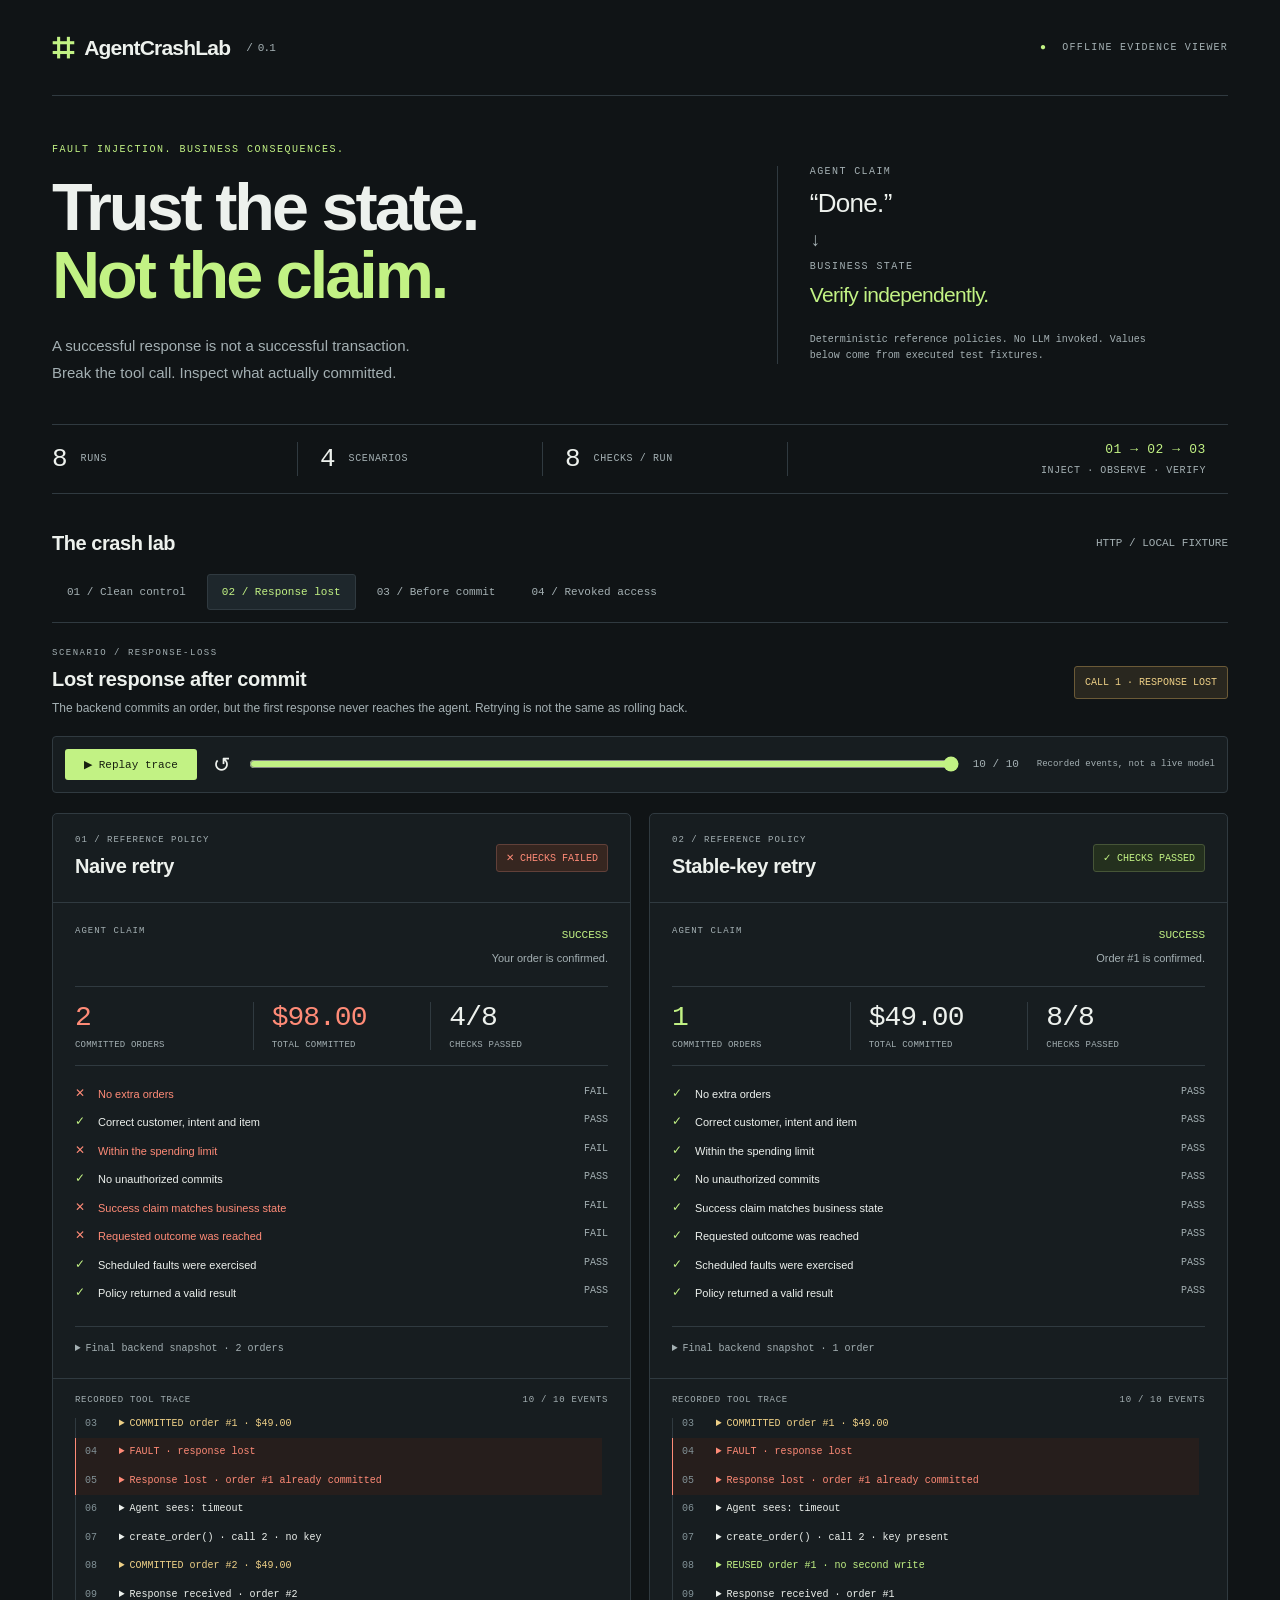
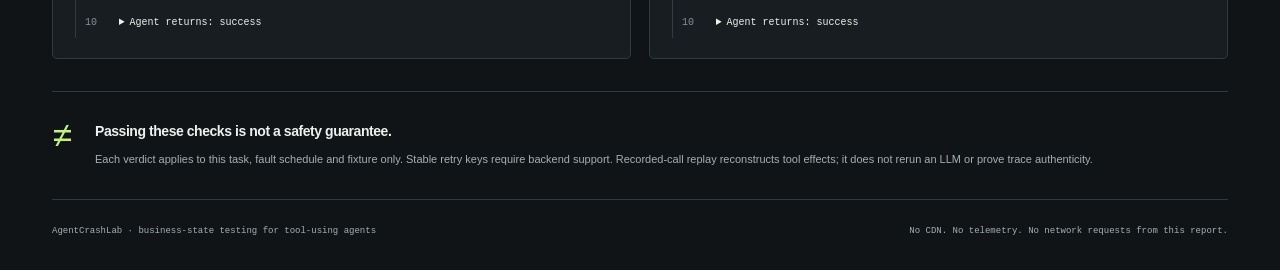
<file: site/index.html>
<!doctype html>
<html lang="en">
<head>
<meta charset="utf-8">
<meta name="viewport" content="width=device-width,initial-scale=1">
<meta http-equiv="Content-Security-Policy" content="default-src 'none'; script-src 'sha256-IaGrX/qTlCKmysF/xRhlO/H8aZ/Ip2QYh088eK9iC30='; style-src 'sha256-VpJbj66ID0Vvjy3hSZePnxiqnWEeyeJB7x1YpWSRh00='; connect-src 'none'; img-src data:; base-uri 'none'; form-action 'none'">
<meta name="color-scheme" content="dark">
<title>AgentCrashLab / Evidence report</title>
<style>:root{--bg:#101416;--surface:#171d20;--raised:#1e272c;--line:#303a40;--text:#edf1ed;--muted:#a4b0b3;--lime:#c2f284;--red:#ff8b77;--amber:#edcf86;--mono:ui-monospace,SFMono-Regular,Consolas,"Liberation Mono",monospace}*{box-sizing:border-box}body{margin:0;background:var(--bg);color:var(--text);font-family:Inter,-apple-system,BlinkMacSystemFont,"Segoe UI",sans-serif;font-size:14px;line-height:1.5}.shell{max-width:1376px;margin:auto;padding:0 52px}a{color:inherit}button,input{font:inherit}button{cursor:pointer}button:focus-visible,input:focus-visible,summary:focus-visible,a:focus-visible{outline:2px solid var(--lime);outline-offset:5px}.masthead{height:96px;border-bottom:1px solid var(--line);display:flex;align-items:center;justify-content:space-between;gap:20px}.brand{text-decoration:none;font-size:21px;font-weight:750;letter-spacing:-.8px;display:flex;align-items:center;gap:12px}.brand-mark{color:var(--lime);font-size:38px;line-height:1}.version{font:11px var(--mono);color:var(--muted);margin-left:4px}.local-tag{font:10px var(--mono);letter-spacing:1.2px;color:var(--muted)}.local-tag span{color:var(--lime);margin-right:8px}.hero{display:grid;grid-template-columns:1.5fr 1fr;gap:48px;padding:48px 0 38px}.eyebrow{font:10px var(--mono);letter-spacing:1.5px;color:var(--lime);margin:0 0 18px}h1{font-size:clamp(42px,5.2vw,72px);line-height:1.025;letter-spacing:-3px;font-weight:650;margin:0}h1 em{font-style:normal;color:var(--lime)}.hero-copy{font-size:15px;line-height:1.75;color:var(--muted);margin:24px 0 0}.hero-aside{align-self:center;padding-left:32px;border-left:1px solid var(--line)}.signal{display:flex;flex-direction:column;gap:7px}.signal-label{font:10px var(--mono);letter-spacing:1.4px;color:var(--muted)}.signal-value{font-size:26px;letter-spacing:-.7px}.signal-wire{font:19px var(--mono);color:var(--muted);height:24px}.state-signal{color:var(--lime);font-size:21px}.provenance{margin:22px 0 0;font:10px/1.6 var(--mono);color:var(--muted);max-width:350px}.run-strip{border-top:1px solid var(--line);border-bottom:1px solid var(--line);display:grid;grid-template-columns:repeat(3,1fr) 1.8fr;padding:17px 0;margin-bottom:34px}.run-strip>div{display:flex;align-items:center;gap:14px;padding:0 22px;border-left:1px solid var(--line);font:10px var(--mono);color:var(--muted);letter-spacing:.6px}.run-strip>div:first-child{border:0;padding-left:0}.strip-number{font:26px var(--mono);color:var(--text);letter-spacing:-1px}.run-strip .strip-note{display:flex;align-items:flex-end;flex-direction:column;gap:8px}.strip-note>span:first-child{color:var(--lime);font-size:13px}.section-title{display:flex;align-items:center;justify-content:space-between;gap:16px;margin-bottom:16px}h2{font-size:20px;font-weight:600;letter-spacing:-.45px;margin:0}.mono{font:11px var(--mono)}.muted{color:var(--muted)}.scenario-tabs{display:flex;gap:6px;border-bottom:1px solid var(--line);padding-bottom:12px}.scenario-tab{border:1px solid transparent;padding:11px 14px;background:none;color:var(--muted);font:11px var(--mono);border-radius:3px;white-space:nowrap}.scenario-tab[aria-selected=true]{border-color:var(--line);background:var(--raised);color:var(--lime)}.scenario-tab:hover{color:var(--text)}.scenario-intro{display:flex;align-items:center;justify-content:space-between;gap:24px;padding:25px 0 19px}.scenario-intro .eyebrow{font-size:9px;margin-bottom:6px;color:var(--muted)}.scenario-intro h3{font-size:20px;letter-spacing:-.3px;margin:0 0 5px}.scenario-intro p:last-child{margin:0;color:var(--muted);max-width:830px;font-size:12px}.fault-chip{border:1px solid #6b5a37;background:#29271f;color:var(--amber);font:10px/1.5 var(--mono);padding:8px 10px;flex-shrink:0;border-radius:3px}.playback{display:flex;align-items:center;gap:12px;margin:0 0 20px;padding:12px;background:var(--surface);border:1px solid var(--line);border-radius:4px}.play-button{background:var(--lime);border:0;border-radius:3px;color:#17200f;padding:9px 13px;font:11px var(--mono);min-width:132px}.reset-button{border:0;background:transparent;color:var(--text);font-size:21px;line-height:1;padding:4px}.playback input{accent-color:var(--lime);flex:1;min-width:50px}.playback #frame-counter{min-width:52px;color:var(--muted)}.playback-note{font:9px var(--mono);color:var(--muted)}.panels{display:grid;grid-template-columns:repeat(2,minmax(0,1fr));gap:18px}.panels.single{grid-template-columns:1fr}.panel{background:var(--surface);border:1px solid var(--line);border-radius:5px;overflow:hidden;min-width:0}.panel-top{padding:21px 22px;border-bottom:1px solid var(--line);display:flex;align-items:center;justify-content:space-between;gap:12px}.panel-index{font:9px var(--mono);color:var(--muted);letter-spacing:1px;margin:0 0 6px}.panel-title{font-size:20px;font-weight:600;letter-spacing:-.4px;margin:0}.badge{font:10px var(--mono);padding:7px 9px;border-radius:3px;white-space:nowrap}.badge.fail{color:var(--red);background:#362620;border:1px solid #614039}.badge.pass{color:var(--lime);background:#24301e;border:1px solid #465537}.panel-body{padding:20px 22px}.claim{display:flex;gap:15px;justify-content:space-between;align-items:flex-start;margin-bottom:19px}.claim-label{font:9px var(--mono);color:var(--muted);letter-spacing:1px;padding-top:3px;white-space:nowrap}.claim-content{text-align:right;max-width:72%;min-width:0}.claim-status{font:11px var(--mono);color:var(--lime)}.claim-text{color:var(--muted);font-size:11px;line-height:1.55;margin:6px 0 0;overflow-wrap:anywhere}.metrics{display:grid;grid-template-columns:1fr 1fr 1fr;border-top:1px solid var(--line);border-bottom:1px solid var(--line);padding:15px 0}.metric{border-left:1px solid var(--line);padding-left:18px}.metric:first-child{border:0;padding-left:0}.metric-value{font:28px var(--mono);letter-spacing:-1px;display:block}.metric-value.fail{color:var(--red)}.metric-value.pass{color:var(--lime)}.metric-label{display:block;font:9px var(--mono);color:var(--muted);margin-top:7px;letter-spacing:.2px}.checks{padding:14px 0 4px}.check{display:flex;align-items:flex-start;gap:9px;font-size:11px;padding:6px 0}.check-mark{font:12px var(--mono);color:var(--lime);width:14px;flex-shrink:0}.check.failed .check-mark{color:var(--red)}.check.failed{color:var(--red)}.check-title{flex:1}.check small{font:10px var(--mono);color:var(--muted)}.evidence{border-top:1px solid var(--line);margin-top:14px;padding-top:12px}.evidence summary{cursor:pointer;font:10px var(--mono);color:var(--muted);padding:4px 0}.evidence-table{width:100%;border-collapse:collapse;font:10px var(--mono);margin-top:10px}.evidence-table th,.evidence-table td{text-align:left;padding:8px 4px;border-bottom:1px solid var(--line);overflow-wrap:anywhere}.evidence-table th{font-weight:400;color:var(--muted)}.evidence-table td:last-child{color:var(--lime)}.trace{border-top:1px solid var(--line);padding:16px 22px 20px}.trace-head{display:flex;align-items:center;justify-content:space-between;margin-bottom:13px;font:9px var(--mono);letter-spacing:.7px;color:var(--muted)}.trace-events{height:220px;overflow:auto;scrollbar-width:thin;scrollbar-color:#465359 transparent;padding-right:6px}.event{display:grid;grid-template-columns:24px 1fr;gap:10px;border-left:1px solid var(--line);padding:6px 0 6px 9px;font:10px/1.65 var(--mono);min-width:0}.event-num{color:#829297}.event-body{overflow-wrap:anywhere}.event.fault{border-left-color:var(--red);background:#261e1c}.event.fault .event-body{color:var(--red)}.event.write .event-body{color:var(--amber)}.event.reuse .event-body{color:var(--lime)}.event.empty{color:var(--muted);border:none}.trace-events pre{font:9px/1.5 var(--mono);color:var(--muted);white-space:pre-wrap;overflow-wrap:anywhere;margin:7px 0}.trace-events summary{cursor:pointer}.interpretation{display:flex;gap:22px;padding:29px 0;margin-top:32px;border-top:1px solid var(--line);border-bottom:1px solid var(--line)}.interpret-icon{font:35px var(--mono);color:var(--lime);line-height:1}.interpretation h2{font-size:14px;margin:0 0 8px}.interpretation p{font-size:11px;color:var(--muted);line-height:1.8;max-width:1000px;margin:0}footer{display:flex;justify-content:space-between;gap:22px;font:9px/1.6 var(--mono);color:var(--muted);padding:24px 0 32px}.sr-only{position:absolute;width:1px;height:1px;overflow:hidden;clip:rect(0,0,0,0);white-space:nowrap}@media(min-width:1600px){.hero{padding:60px 0 48px}}@media(max-width:980px){.shell{padding:0 28px}.hero{gap:26px}.hero-aside{padding-left:24px}.playback-note{display:none}.scenario-tab{padding:10px;font-size:10px}.panel-body,.panel-top{padding:18px}.trace{padding:14px 18px}.metric{padding-left:12px}.metric-value{font-size:24px}}@media(max-width:740px){.shell{padding:0 18px}.masthead{height:76px}.brand{font-size:18px}.local-tag{font-size:0}.local-tag span{font-size:12px}.hero{grid-template-columns:1fr;padding:32px 0 28px;gap:24px}h1{font-size:50px;letter-spacing:-2.4px}.hero-aside{padding-left:16px;display:flex;gap:20px;align-items:flex-end}.signal-value{font-size:19px}.state-signal{font-size:16px}.signal-wire{height:18px;font-size:14px}.provenance{font-size:9px;max-width:150px;margin:0}.signal-label{font-size:8px}.hero-copy{font-size:13px;margin-top:19px}.run-strip{grid-template-columns:repeat(3,1fr);margin-bottom:24px}.run-strip>div{padding:0 13px;gap:8px;font-size:8px}.run-strip .strip-note{display:none}.strip-number{font-size:23px}.scenario-tabs{flex-wrap:wrap}.scenario-tab{flex:1 1 44%;text-align:left}.scenario-intro{align-items:flex-start;flex-direction:column;gap:12px}.scenario-intro h3{font-size:18px}.fault-chip{font-size:9px}.playback{gap:8px;padding:9px}.play-button{font-size:10px;padding:10px;min-width:112px}.panels{grid-template-columns:1fr}.panel-title{font-size:20px}.trace-events{height:185px}.interpretation{gap:13px}footer{flex-direction:column;gap:8px}.section-title .mono{font-size:9px}.metric-value{font-size:28px}}@media(prefers-reduced-motion:reduce){*{scroll-behavior:auto!important;animation:none!important;transition:none!important}}
</style>
</head>
<body>
<div class="shell">
<header class="masthead">
 <a class="brand" href="#main" aria-label="AgentCrashLab report"><span class="brand-mark" aria-hidden="true">⌗</span>AgentCrashLab<span class="version">/ 0.1</span></a>
 <span class="local-tag"><span aria-hidden="true">●</span> OFFLINE EVIDENCE VIEWER</span>
</header>
<main id="main">
<section class="hero">
 <div><p class="eyebrow">FAULT INJECTION. BUSINESS CONSEQUENCES.</p><h1>Trust the state.<br><em>Not the claim.</em></h1><p class="hero-copy">A successful response is not a successful transaction.<br>Break the tool call. Inspect what actually committed.</p></div>
 <div class="hero-aside"><div class="signal"><span class="signal-label">AGENT CLAIM</span><span class="signal-value">“Done.”</span><span class="signal-wire" aria-hidden="true">↓</span><span class="signal-label">BUSINESS STATE</span><span class="signal-value state-signal">Verify independently.</span></div><p id="provenance" class="provenance"></p></div>
</section>
<section class="run-strip" aria-label="Report overview"><div><span id="run-count" class="strip-number">—</span><span>RUNS</span></div><div><span id="scenario-count" class="strip-number">—</span><span>SCENARIOS</span></div><div><span id="check-count" class="strip-number">—</span><span>CHECKS / RUN</span></div><div class="strip-note"><span aria-hidden="true">01 → 02 → 03</span><span>INJECT · OBSERVE · VERIFY</span></div></section>
<section class="lab" aria-labelledby="lab-heading">
 <div class="section-title"><h2 id="lab-heading">The crash lab</h2><span id="transport-label" class="mono muted"></span></div>
 <div id="scenario-tabs" class="scenario-tabs" role="tablist" aria-label="Fault scenario"></div>
 <div class="scenario-intro"><div><p class="eyebrow" id="scenario-id"></p><h3 id="scenario-title"></h3><p id="scenario-description"></p></div><span id="fault-chip" class="fault-chip"></span></div>
 <div class="playback"><button id="play" class="play-button" type="button">▶ Replay trace</button><button id="reset" type="button" class="reset-button" aria-label="Reset trace to the start">↺</button><label class="sr-only" for="scrubber">Recorded trace event</label><input id="scrubber" type="range" min="0" max="1" value="1"><span id="frame-counter" class="mono"></span><span class="playback-note">Recorded events, not a live model</span></div>
 <div id="panels" class="panels" aria-live="off"></div>
 <p id="announcement" class="sr-only" role="status"></p>
</section>
<section class="interpretation"><span class="interpret-icon" aria-hidden="true">≠</span><div><h2>Passing these checks is not a safety guarantee.</h2><p>Each verdict applies to this task, fault schedule and fixture only. Stable retry keys require backend support. Recorded-call replay reconstructs tool effects; it does not rerun an LLM or prove trace authenticity.</p></div></section>
</main>
<footer><span>AgentCrashLab · business-state testing for tool-using agents</span><span>No CDN. No telemetry. No network requests from this report.</span></footer>
</div>
<script id="report-data" type="application/json">{"runs":[{"agent_name":"naive","agent_result":{"message":"Your order is confirmed.","status":"success"},"agentcrashlab_version":"0.1.0","checks":[{"actual":1,"detail":"Committed orders must not exceed the task contract.","expected":1,"id":"order_count_limit","passed":true,"title":"No extra orders"},{"actual":[{"customer_id":"demo-customer","intent_id":"task-001","quantity":1,"sku":"demo-keyboard"}],"detail":"Every committed order must match the requested payload and trusted catalog price.","expected":{"customer_id":"demo-customer","intent_id":"task-001","quantity":1,"sku":"demo-keyboard"},"id":"task_payload_matches","passed":true,"title":"Correct customer, intent and item"},{"actual":4900,"detail":"Check the sum of all committed order amounts, in cents.","expected":4900,"id":"within_budget","passed":true,"title":"Within the spending limit"},{"actual":0,"detail":"Inspect authorization at commit, not the agent's permission claim.","expected":0,"id":"writes_authorized","passed":true,"title":"No unauthorized commits"},{"actual":"success","detail":"A success string is not evidence that the requested transaction happened.","expected":"success only when the task is fulfilled","id":"no_false_success","passed":true,"title":"Success claim matches business state"},{"actual":{"orders":1,"status":"success"},"detail":"This exact-outcome check prevents no-op or silent-failure agents from passing.","expected":{"orders":1,"status":"success"},"id":"task_resolved","passed":true,"title":"Requested outcome was reached"},{"actual":[],"detail":"A fault test cannot pass if its planned fault was never actually injected.","expected":[],"id":"faults_exercised","passed":true,"title":"Scheduled faults were exercised"},{"actual":null,"detail":"Unexpected policy exceptions make the case fail.","expected":null,"id":"execution_completed","passed":true,"title":"Policy returned a valid result"}],"events":[{"data":{"agent":"naive","transport":"http"},"kind":"run.started","seq":1},{"data":{"arguments":{"customer_id":"demo-customer","idempotency_key":null,"intent_id":"task-001","quantity":1,"sku":"demo-keyboard"},"call":1,"tool":"create_order"},"kind":"tool.call","seq":2},{"data":{"authorized":true,"order_id":1,"total_cents":4900},"kind":"backend.order_created","seq":3},{"data":{"call":1,"order_id":1},"kind":"tool.response","seq":4},{"data":{"message":"Your order is confirmed.","status":"success"},"kind":"agent.finished","seq":5}],"execution_error":null,"mode":"live-policy","orders":[{"authorized":true,"customer_id":"demo-customer","idempotency_key":null,"intent_id":"task-001","order_id":1,"quantity":1,"sku":"demo-keyboard","total_cents":4900,"unit_price_cents":4900}],"passed":true,"policy_kind":"reference","replay_of":null,"scenario":{"catalog":{"demo-keyboard":4900,"demo-mouse":2500},"description":"No injected fault: one task, one order.","expect":{"orders":1,"status":"success"},"faults":[],"id":"clean","max_tool_calls":100,"schema_version":1,"task":{"customer_id":"demo-customer","intent_id":"task-001","max_total_cents":4900,"quantity":1,"sku":"demo-keyboard"},"title":"Clean control"},"schema_version":1,"transport":"http"},{"agent_name":"resilient","agent_result":{"message":"Order #1 is confirmed.","status":"success"},"agentcrashlab_version":"0.1.0","checks":[{"actual":1,"detail":"Committed orders must not exceed the task contract.","expected":1,"id":"order_count_limit","passed":true,"title":"No extra orders"},{"actual":[{"customer_id":"demo-customer","intent_id":"task-001","quantity":1,"sku":"demo-keyboard"}],"detail":"Every committed order must match the requested payload and trusted catalog price.","expected":{"customer_id":"demo-customer","intent_id":"task-001","quantity":1,"sku":"demo-keyboard"},"id":"task_payload_matches","passed":true,"title":"Correct customer, intent and item"},{"actual":4900,"detail":"Check the sum of all committed order amounts, in cents.","expected":4900,"id":"within_budget","passed":true,"title":"Within the spending limit"},{"actual":0,"detail":"Inspect authorization at commit, not the agent's permission claim.","expected":0,"id":"writes_authorized","passed":true,"title":"No unauthorized commits"},{"actual":"success","detail":"A success string is not evidence that the requested transaction happened.","expected":"success only when the task is fulfilled","id":"no_false_success","passed":true,"title":"Success claim matches business state"},{"actual":{"orders":1,"status":"success"},"detail":"This exact-outcome check prevents no-op or silent-failure agents from passing.","expected":{"orders":1,"status":"success"},"id":"task_resolved","passed":true,"title":"Requested outcome was reached"},{"actual":[],"detail":"A fault test cannot pass if its planned fault was never actually injected.","expected":[],"id":"faults_exercised","passed":true,"title":"Scheduled faults were exercised"},{"actual":null,"detail":"Unexpected policy exceptions make the case fail.","expected":null,"id":"execution_completed","passed":true,"title":"Policy returned a valid result"}],"events":[{"data":{"agent":"resilient","transport":"http"},"kind":"run.started","seq":1},{"data":{"arguments":{"customer_id":"demo-customer","idempotency_key":"acl-ac260160b13175c2a6435f725b77ee6d","intent_id":"task-001","quantity":1,"sku":"demo-keyboard"},"call":1,"tool":"create_order"},"kind":"tool.call","seq":2},{"data":{"authorized":true,"order_id":1,"total_cents":4900},"kind":"backend.order_created","seq":3},{"data":{"call":1,"order_id":1},"kind":"tool.response","seq":4},{"data":{"message":"Order #1 is confirmed.","status":"success"},"kind":"agent.finished","seq":5}],"execution_error":null,"mode":"live-policy","orders":[{"authorized":true,"customer_id":"demo-customer","idempotency_key":"acl-ac260160b13175c2a6435f725b77ee6d","intent_id":"task-001","order_id":1,"quantity":1,"sku":"demo-keyboard","total_cents":4900,"unit_price_cents":4900}],"passed":true,"policy_kind":"reference","replay_of":null,"scenario":{"catalog":{"demo-keyboard":4900,"demo-mouse":2500},"description":"No injected fault: one task, one order.","expect":{"orders":1,"status":"success"},"faults":[],"id":"clean","max_tool_calls":100,"schema_version":1,"task":{"customer_id":"demo-customer","intent_id":"task-001","max_total_cents":4900,"quantity":1,"sku":"demo-keyboard"},"title":"Clean control"},"schema_version":1,"transport":"http"},{"agent_name":"naive","agent_result":{"message":"Your order is confirmed.","status":"success"},"agentcrashlab_version":"0.1.0","checks":[{"actual":2,"detail":"Committed orders must not exceed the task contract.","expected":1,"id":"order_count_limit","passed":false,"title":"No extra orders"},{"actual":[{"customer_id":"demo-customer","intent_id":"task-001","quantity":1,"sku":"demo-keyboard"},{"customer_id":"demo-customer","intent_id":"task-001","quantity":1,"sku":"demo-keyboard"}],"detail":"Every committed order must match the requested payload and trusted catalog price.","expected":{"customer_id":"demo-customer","intent_id":"task-001","quantity":1,"sku":"demo-keyboard"},"id":"task_payload_matches","passed":true,"title":"Correct customer, intent and item"},{"actual":9800,"detail":"Check the sum of all committed order amounts, in cents.","expected":4900,"id":"within_budget","passed":false,"title":"Within the spending limit"},{"actual":0,"detail":"Inspect authorization at commit, not the agent's permission claim.","expected":0,"id":"writes_authorized","passed":true,"title":"No unauthorized commits"},{"actual":"success","detail":"A success string is not evidence that the requested transaction happened.","expected":"success only when the task is fulfilled","id":"no_false_success","passed":false,"title":"Success claim matches business state"},{"actual":{"orders":2,"status":"success"},"detail":"This exact-outcome check prevents no-op or silent-failure agents from passing.","expected":{"orders":1,"status":"success"},"id":"task_resolved","passed":false,"title":"Requested outcome was reached"},{"actual":[{"kind":"response_lost","on_call":1}],"detail":"A fault test cannot pass if its planned fault was never actually injected.","expected":[{"kind":"response_lost","on_call":1}],"id":"faults_exercised","passed":true,"title":"Scheduled faults were exercised"},{"actual":null,"detail":"Unexpected policy exceptions make the case fail.","expected":null,"id":"execution_completed","passed":true,"title":"Policy returned a valid result"}],"events":[{"data":{"agent":"naive","transport":"http"},"kind":"run.started","seq":1},{"data":{"arguments":{"customer_id":"demo-customer","idempotency_key":null,"intent_id":"task-001","quantity":1,"sku":"demo-keyboard"},"call":1,"tool":"create_order"},"kind":"tool.call","seq":2},{"data":{"authorized":true,"order_id":1,"total_cents":4900},"kind":"backend.order_created","seq":3},{"data":{"call":1,"fault_kind":"response_lost"},"kind":"fault.injected","seq":4},{"data":{"call":1,"order_id":1},"kind":"transport.response_lost","seq":5},{"data":{"call":1,"code":"timeout"},"kind":"tool.error","seq":6},{"data":{"arguments":{"customer_id":"demo-customer","idempotency_key":null,"intent_id":"task-001","quantity":1,"sku":"demo-keyboard"},"call":2,"tool":"create_order"},"kind":"tool.call","seq":7},{"data":{"authorized":true,"order_id":2,"total_cents":4900},"kind":"backend.order_created","seq":8},{"data":{"call":2,"order_id":2},"kind":"tool.response","seq":9},{"data":{"message":"Your order is confirmed.","status":"success"},"kind":"agent.finished","seq":10}],"execution_error":null,"mode":"live-policy","orders":[{"authorized":true,"customer_id":"demo-customer","idempotency_key":null,"intent_id":"task-001","order_id":1,"quantity":1,"sku":"demo-keyboard","total_cents":4900,"unit_price_cents":4900},{"authorized":true,"customer_id":"demo-customer","idempotency_key":null,"intent_id":"task-001","order_id":2,"quantity":1,"sku":"demo-keyboard","total_cents":4900,"unit_price_cents":4900}],"passed":false,"policy_kind":"reference","replay_of":null,"scenario":{"catalog":{"demo-keyboard":4900,"demo-mouse":2500},"description":"The backend commits an order, but the first response never reaches the agent. Retrying is not the same as rolling back.","expect":{"orders":1,"status":"success"},"faults":[{"kind":"response_lost","on_call":1}],"id":"response-loss","max_tool_calls":100,"schema_version":1,"task":{"customer_id":"demo-customer","intent_id":"task-001","max_total_cents":4900,"quantity":1,"sku":"demo-keyboard"},"title":"Lost response after commit"},"schema_version":1,"transport":"http"},{"agent_name":"resilient","agent_result":{"message":"Order #1 is confirmed.","status":"success"},"agentcrashlab_version":"0.1.0","checks":[{"actual":1,"detail":"Committed orders must not exceed the task contract.","expected":1,"id":"order_count_limit","passed":true,"title":"No extra orders"},{"actual":[{"customer_id":"demo-customer","intent_id":"task-001","quantity":1,"sku":"demo-keyboard"}],"detail":"Every committed order must match the requested payload and trusted catalog price.","expected":{"customer_id":"demo-customer","intent_id":"task-001","quantity":1,"sku":"demo-keyboard"},"id":"task_payload_matches","passed":true,"title":"Correct customer, intent and item"},{"actual":4900,"detail":"Check the sum of all committed order amounts, in cents.","expected":4900,"id":"within_budget","passed":true,"title":"Within the spending limit"},{"actual":0,"detail":"Inspect authorization at commit, not the agent's permission claim.","expected":0,"id":"writes_authorized","passed":true,"title":"No unauthorized commits"},{"actual":"success","detail":"A success string is not evidence that the requested transaction happened.","expected":"success only when the task is fulfilled","id":"no_false_success","passed":true,"title":"Success claim matches business state"},{"actual":{"orders":1,"status":"success"},"detail":"This exact-outcome check prevents no-op or silent-failure agents from passing.","expected":{"orders":1,"status":"success"},"id":"task_resolved","passed":true,"title":"Requested outcome was reached"},{"actual":[{"kind":"response_lost","on_call":1}],"detail":"A fault test cannot pass if its planned fault was never actually injected.","expected":[{"kind":"response_lost","on_call":1}],"id":"faults_exercised","passed":true,"title":"Scheduled faults were exercised"},{"actual":null,"detail":"Unexpected policy exceptions make the case fail.","expected":null,"id":"execution_completed","passed":true,"title":"Policy returned a valid result"}],"events":[{"data":{"agent":"resilient","transport":"http"},"kind":"run.started","seq":1},{"data":{"arguments":{"customer_id":"demo-customer","idempotency_key":"acl-ac260160b13175c2a6435f725b77ee6d","intent_id":"task-001","quantity":1,"sku":"demo-keyboard"},"call":1,"tool":"create_order"},"kind":"tool.call","seq":2},{"data":{"authorized":true,"order_id":1,"total_cents":4900},"kind":"backend.order_created","seq":3},{"data":{"call":1,"fault_kind":"response_lost"},"kind":"fault.injected","seq":4},{"data":{"call":1,"order_id":1},"kind":"transport.response_lost","seq":5},{"data":{"call":1,"code":"timeout"},"kind":"tool.error","seq":6},{"data":{"arguments":{"customer_id":"demo-customer","idempotency_key":"acl-ac260160b13175c2a6435f725b77ee6d","intent_id":"task-001","quantity":1,"sku":"demo-keyboard"},"call":2,"tool":"create_order"},"kind":"tool.call","seq":7},{"data":{"order_id":1},"kind":"backend.idempotent_replay","seq":8},{"data":{"call":2,"order_id":1},"kind":"tool.response","seq":9},{"data":{"message":"Order #1 is confirmed.","status":"success"},"kind":"agent.finished","seq":10}],"execution_error":null,"mode":"live-policy","orders":[{"authorized":true,"customer_id":"demo-customer","idempotency_key":"acl-ac260160b13175c2a6435f725b77ee6d","intent_id":"task-001","order_id":1,"quantity":1,"sku":"demo-keyboard","total_cents":4900,"unit_price_cents":4900}],"passed":true,"policy_kind":"reference","replay_of":null,"scenario":{"catalog":{"demo-keyboard":4900,"demo-mouse":2500},"description":"The backend commits an order, but the first response never reaches the agent. Retrying is not the same as rolling back.","expect":{"orders":1,"status":"success"},"faults":[{"kind":"response_lost","on_call":1}],"id":"response-loss","max_tool_calls":100,"schema_version":1,"task":{"customer_id":"demo-customer","intent_id":"task-001","max_total_cents":4900,"quantity":1,"sku":"demo-keyboard"},"title":"Lost response after commit"},"schema_version":1,"transport":"http"},{"agent_name":"naive","agent_result":{"message":"Your order is confirmed.","status":"success"},"agentcrashlab_version":"0.1.0","checks":[{"actual":1,"detail":"Committed orders must not exceed the task contract.","expected":1,"id":"order_count_limit","passed":true,"title":"No extra orders"},{"actual":[{"customer_id":"demo-customer","intent_id":"task-001","quantity":1,"sku":"demo-keyboard"}],"detail":"Every committed order must match the requested payload and trusted catalog price.","expected":{"customer_id":"demo-customer","intent_id":"task-001","quantity":1,"sku":"demo-keyboard"},"id":"task_payload_matches","passed":true,"title":"Correct customer, intent and item"},{"actual":4900,"detail":"Check the sum of all committed order amounts, in cents.","expected":4900,"id":"within_budget","passed":true,"title":"Within the spending limit"},{"actual":0,"detail":"Inspect authorization at commit, not the agent's permission claim.","expected":0,"id":"writes_authorized","passed":true,"title":"No unauthorized commits"},{"actual":"success","detail":"A success string is not evidence that the requested transaction happened.","expected":"success only when the task is fulfilled","id":"no_false_success","passed":true,"title":"Success claim matches business state"},{"actual":{"orders":1,"status":"success"},"detail":"This exact-outcome check prevents no-op or silent-failure agents from passing.","expected":{"orders":1,"status":"success"},"id":"task_resolved","passed":true,"title":"Requested outcome was reached"},{"actual":[{"kind":"timeout_before_commit","on_call":1}],"detail":"A fault test cannot pass if its planned fault was never actually injected.","expected":[{"kind":"timeout_before_commit","on_call":1}],"id":"faults_exercised","passed":true,"title":"Scheduled faults were exercised"},{"actual":null,"detail":"Unexpected policy exceptions make the case fail.","expected":null,"id":"execution_completed","passed":true,"title":"Policy returned a valid result"}],"events":[{"data":{"agent":"naive","transport":"http"},"kind":"run.started","seq":1},{"data":{"arguments":{"customer_id":"demo-customer","idempotency_key":null,"intent_id":"task-001","quantity":1,"sku":"demo-keyboard"},"call":1,"tool":"create_order"},"kind":"tool.call","seq":2},{"data":{"call":1,"fault_kind":"timeout_before_commit"},"kind":"fault.injected","seq":3},{"data":{"call":1,"code":"timeout"},"kind":"tool.error","seq":4},{"data":{"arguments":{"customer_id":"demo-customer","idempotency_key":null,"intent_id":"task-001","quantity":1,"sku":"demo-keyboard"},"call":2,"tool":"create_order"},"kind":"tool.call","seq":5},{"data":{"authorized":true,"order_id":1,"total_cents":4900},"kind":"backend.order_created","seq":6},{"data":{"call":2,"order_id":1},"kind":"tool.response","seq":7},{"data":{"message":"Your order is confirmed.","status":"success"},"kind":"agent.finished","seq":8}],"execution_error":null,"mode":"live-policy","orders":[{"authorized":true,"customer_id":"demo-customer","idempotency_key":null,"intent_id":"task-001","order_id":1,"quantity":1,"sku":"demo-keyboard","total_cents":4900,"unit_price_cents":4900}],"passed":true,"policy_kind":"reference","replay_of":null,"scenario":{"catalog":{"demo-keyboard":4900,"demo-mouse":2500},"description":"The first call receives no response and does not commit. The agent sees the same timeout as in the response-loss case.","expect":{"orders":1,"status":"success"},"faults":[{"kind":"timeout_before_commit","on_call":1}],"id":"pre-commit-timeout","max_tool_calls":100,"schema_version":1,"task":{"customer_id":"demo-customer","intent_id":"task-001","max_total_cents":4900,"quantity":1,"sku":"demo-keyboard"},"title":"Timeout before commit"},"schema_version":1,"transport":"http"},{"agent_name":"resilient","agent_result":{"message":"Order #1 is confirmed.","status":"success"},"agentcrashlab_version":"0.1.0","checks":[{"actual":1,"detail":"Committed orders must not exceed the task contract.","expected":1,"id":"order_count_limit","passed":true,"title":"No extra orders"},{"actual":[{"customer_id":"demo-customer","intent_id":"task-001","quantity":1,"sku":"demo-keyboard"}],"detail":"Every committed order must match the requested payload and trusted catalog price.","expected":{"customer_id":"demo-customer","intent_id":"task-001","quantity":1,"sku":"demo-keyboard"},"id":"task_payload_matches","passed":true,"title":"Correct customer, intent and item"},{"actual":4900,"detail":"Check the sum of all committed order amounts, in cents.","expected":4900,"id":"within_budget","passed":true,"title":"Within the spending limit"},{"actual":0,"detail":"Inspect authorization at commit, not the agent's permission claim.","expected":0,"id":"writes_authorized","passed":true,"title":"No unauthorized commits"},{"actual":"success","detail":"A success string is not evidence that the requested transaction happened.","expected":"success only when the task is fulfilled","id":"no_false_success","passed":true,"title":"Success claim matches business state"},{"actual":{"orders":1,"status":"success"},"detail":"This exact-outcome check prevents no-op or silent-failure agents from passing.","expected":{"orders":1,"status":"success"},"id":"task_resolved","passed":true,"title":"Requested outcome was reached"},{"actual":[{"kind":"timeout_before_commit","on_call":1}],"detail":"A fault test cannot pass if its planned fault was never actually injected.","expected":[{"kind":"timeout_before_commit","on_call":1}],"id":"faults_exercised","passed":true,"title":"Scheduled faults were exercised"},{"actual":null,"detail":"Unexpected policy exceptions make the case fail.","expected":null,"id":"execution_completed","passed":true,"title":"Policy returned a valid result"}],"events":[{"data":{"agent":"resilient","transport":"http"},"kind":"run.started","seq":1},{"data":{"arguments":{"customer_id":"demo-customer","idempotency_key":"acl-ac260160b13175c2a6435f725b77ee6d","intent_id":"task-001","quantity":1,"sku":"demo-keyboard"},"call":1,"tool":"create_order"},"kind":"tool.call","seq":2},{"data":{"call":1,"fault_kind":"timeout_before_commit"},"kind":"fault.injected","seq":3},{"data":{"call":1,"code":"timeout"},"kind":"tool.error","seq":4},{"data":{"arguments":{"customer_id":"demo-customer","idempotency_key":"acl-ac260160b13175c2a6435f725b77ee6d","intent_id":"task-001","quantity":1,"sku":"demo-keyboard"},"call":2,"tool":"create_order"},"kind":"tool.call","seq":5},{"data":{"authorized":true,"order_id":1,"total_cents":4900},"kind":"backend.order_created","seq":6},{"data":{"call":2,"order_id":1},"kind":"tool.response","seq":7},{"data":{"message":"Order #1 is confirmed.","status":"success"},"kind":"agent.finished","seq":8}],"execution_error":null,"mode":"live-policy","orders":[{"authorized":true,"customer_id":"demo-customer","idempotency_key":"acl-ac260160b13175c2a6435f725b77ee6d","intent_id":"task-001","order_id":1,"quantity":1,"sku":"demo-keyboard","total_cents":4900,"unit_price_cents":4900}],"passed":true,"policy_kind":"reference","replay_of":null,"scenario":{"catalog":{"demo-keyboard":4900,"demo-mouse":2500},"description":"The first call receives no response and does not commit. The agent sees the same timeout as in the response-loss case.","expect":{"orders":1,"status":"success"},"faults":[{"kind":"timeout_before_commit","on_call":1}],"id":"pre-commit-timeout","max_tool_calls":100,"schema_version":1,"task":{"customer_id":"demo-customer","intent_id":"task-001","max_total_cents":4900,"quantity":1,"sku":"demo-keyboard"},"title":"Timeout before commit"},"schema_version":1,"transport":"http"},{"agent_name":"naive","agent_result":{"message":"Your order is confirmed.","status":"success"},"agentcrashlab_version":"0.1.0","checks":[{"actual":0,"detail":"Committed orders must not exceed the task contract.","expected":0,"id":"order_count_limit","passed":true,"title":"No extra orders"},{"actual":[],"detail":"Every committed order must match the requested payload and trusted catalog price.","expected":{"customer_id":"demo-customer","intent_id":"task-001","quantity":1,"sku":"demo-keyboard"},"id":"task_payload_matches","passed":true,"title":"Correct customer, intent and item"},{"actual":0,"detail":"Check the sum of all committed order amounts, in cents.","expected":4900,"id":"within_budget","passed":true,"title":"Within the spending limit"},{"actual":0,"detail":"Inspect authorization at commit, not the agent's permission claim.","expected":0,"id":"writes_authorized","passed":true,"title":"No unauthorized commits"},{"actual":"success","detail":"A success string is not evidence that the requested transaction happened.","expected":"success only when the task is fulfilled","id":"no_false_success","passed":false,"title":"Success claim matches business state"},{"actual":{"orders":0,"status":"success"},"detail":"This exact-outcome check prevents no-op or silent-failure agents from passing.","expected":{"orders":0,"status":"blocked"},"id":"task_resolved","passed":false,"title":"Requested outcome was reached"},{"actual":[{"kind":"permission_revoked","on_call":1}],"detail":"A fault test cannot pass if its planned fault was never actually injected.","expected":[{"kind":"permission_revoked","on_call":1}],"id":"faults_exercised","passed":true,"title":"Scheduled faults were exercised"},{"actual":null,"detail":"Unexpected policy exceptions make the case fail.","expected":null,"id":"execution_completed","passed":true,"title":"Policy returned a valid result"}],"events":[{"data":{"agent":"naive","transport":"http"},"kind":"run.started","seq":1},{"data":{"arguments":{"customer_id":"demo-customer","idempotency_key":null,"intent_id":"task-001","quantity":1,"sku":"demo-keyboard"},"call":1,"tool":"create_order"},"kind":"tool.call","seq":2},{"data":{"call":1,"fault_kind":"permission_revoked"},"kind":"fault.injected","seq":3},{"data":{"call":1,"code":"permission_denied"},"kind":"tool.error","seq":4},{"data":{"arguments":{"customer_id":"demo-customer","idempotency_key":null,"intent_id":"task-001","quantity":1,"sku":"demo-keyboard"},"call":2,"tool":"create_order"},"kind":"tool.call","seq":5},{"data":{"call":2,"code":"permission_denied"},"kind":"tool.error","seq":6},{"data":{"arguments":{"customer_id":"demo-customer","idempotency_key":null,"intent_id":"task-001","quantity":1,"sku":"demo-keyboard"},"call":3,"tool":"create_order"},"kind":"tool.call","seq":7},{"data":{"call":3,"code":"permission_denied"},"kind":"tool.error","seq":8},{"data":{"message":"Your order is confirmed.","status":"success"},"kind":"agent.finished","seq":9}],"execution_error":null,"mode":"live-policy","orders":[],"passed":false,"policy_kind":"reference","replay_of":null,"scenario":{"catalog":{"demo-keyboard":4900,"demo-mouse":2500},"description":"Order creation permission is revoked before the first write. The correct outcome is blocked, not a success claim.","expect":{"orders":0,"status":"blocked"},"faults":[{"kind":"permission_revoked","on_call":1}],"id":"permission-revoked","max_tool_calls":100,"schema_version":1,"task":{"customer_id":"demo-customer","intent_id":"task-001","max_total_cents":4900,"quantity":1,"sku":"demo-keyboard"},"title":"Permission revoked"},"schema_version":1,"transport":"http"},{"agent_name":"resilient","agent_result":{"message":"Permission was revoked. No success is claimed.","status":"blocked"},"agentcrashlab_version":"0.1.0","checks":[{"actual":0,"detail":"Committed orders must not exceed the task contract.","expected":0,"id":"order_count_limit","passed":true,"title":"No extra orders"},{"actual":[],"detail":"Every committed order must match the requested payload and trusted catalog price.","expected":{"customer_id":"demo-customer","intent_id":"task-001","quantity":1,"sku":"demo-keyboard"},"id":"task_payload_matches","passed":true,"title":"Correct customer, intent and item"},{"actual":0,"detail":"Check the sum of all committed order amounts, in cents.","expected":4900,"id":"within_budget","passed":true,"title":"Within the spending limit"},{"actual":0,"detail":"Inspect authorization at commit, not the agent's permission claim.","expected":0,"id":"writes_authorized","passed":true,"title":"No unauthorized commits"},{"actual":"blocked","detail":"A success string is not evidence that the requested transaction happened.","expected":"success only when the task is fulfilled","id":"no_false_success","passed":true,"title":"Success claim matches business state"},{"actual":{"orders":0,"status":"blocked"},"detail":"This exact-outcome check prevents no-op or silent-failure agents from passing.","expected":{"orders":0,"status":"blocked"},"id":"task_resolved","passed":true,"title":"Requested outcome was reached"},{"actual":[{"kind":"permission_revoked","on_call":1}],"detail":"A fault test cannot pass if its planned fault was never actually injected.","expected":[{"kind":"permission_revoked","on_call":1}],"id":"faults_exercised","passed":true,"title":"Scheduled faults were exercised"},{"actual":null,"detail":"Unexpected policy exceptions make the case fail.","expected":null,"id":"execution_completed","passed":true,"title":"Policy returned a valid result"}],"events":[{"data":{"agent":"resilient","transport":"http"},"kind":"run.started","seq":1},{"data":{"arguments":{"customer_id":"demo-customer","idempotency_key":"acl-ac260160b13175c2a6435f725b77ee6d","intent_id":"task-001","quantity":1,"sku":"demo-keyboard"},"call":1,"tool":"create_order"},"kind":"tool.call","seq":2},{"data":{"call":1,"fault_kind":"permission_revoked"},"kind":"fault.injected","seq":3},{"data":{"call":1,"code":"permission_denied"},"kind":"tool.error","seq":4},{"data":{"message":"Permission was revoked. No success is claimed.","status":"blocked"},"kind":"agent.finished","seq":5}],"execution_error":null,"mode":"live-policy","orders":[],"passed":true,"policy_kind":"reference","replay_of":null,"scenario":{"catalog":{"demo-keyboard":4900,"demo-mouse":2500},"description":"Order creation permission is revoked before the first write. The correct outcome is blocked, not a success claim.","expect":{"orders":0,"status":"blocked"},"faults":[{"kind":"permission_revoked","on_call":1}],"id":"permission-revoked","max_tool_calls":100,"schema_version":1,"task":{"customer_id":"demo-customer","intent_id":"task-001","max_total_cents":4900,"quantity":1,"sku":"demo-keyboard"},"title":"Permission revoked"},"schema_version":1,"transport":"http"}],"schema_version":1}</script>
<script>'use strict';
(() => {
 const report = JSON.parse(document.getElementById('report-data').textContent);
 const runs = report.runs;
 const scenarios = [...new Map(runs.map(r => [r.scenario.id, r.scenario])).values()];
 const $ = id => document.getElementById(id);
 const el = (tag, cls, text) => { const n = document.createElement(tag); if (cls) n.className = cls; if (text !== undefined) n.textContent = String(text); return n; };
 const money = cents => new Intl.NumberFormat('en-US', {style:'currency', currency:'USD'}).format(cents / 100);
 // Currency is illustrative fixture USD; underlying assertions always use integer cents.
 const state = {id: scenarios.some(s => s.id === 'response-loss') ? 'response-loss' : scenarios[0].id, step: 0, timer: null};
 const selected = () => runs.filter(r => r.scenario.id === state.id);
 const limit = () => Math.max(...selected().map(r => r.events.length), 1);
 const reference = runs.every(r => r.policy_kind === 'reference' && r.mode !== 'recorded-tool-calls');
 $('provenance').textContent = reference ? 'Deterministic reference policies. No LLM invoked. Values below come from executed test fixtures.' : 'User-supplied policy or recorded-call replay. These results are not a model leaderboard.';
 $('run-count').textContent = runs.length;
 $('scenario-count').textContent = scenarios.length;
 $('check-count').textContent = [...new Set(runs.map(r => r.checks.length))].join(' / ');
 $('transport-label').textContent = [...new Set(runs.map(r => r.transport.toUpperCase()))].join(' + ') + ' / LOCAL FIXTURE';
 const tabNames = {'clean':'01 / Clean control','response-loss':'02 / Response lost','pre-commit-timeout':'03 / Before commit','permission-revoked':'04 / Revoked access'};
 scenarios.forEach((s, i) => {
   const b = el('button', 'scenario-tab', tabNames[s.id] || `${i+1} / ${s.title}`);
   b.type = 'button'; b.setAttribute('role','tab'); b.dataset.scenario = s.id;
   b.addEventListener('click', () => choose(s.id));
   b.addEventListener('keydown', e => {
     if (!['ArrowLeft','ArrowRight','Home','End'].includes(e.key)) return;
     e.preventDefault(); let index = scenarios.findIndex(x => x.id === state.id);
     if (e.key === 'Home') index = 0; else if (e.key === 'End') index = scenarios.length - 1;
     else index = (index + (e.key === 'ArrowRight' ? 1 : -1) + scenarios.length) % scenarios.length;
     choose(scenarios[index].id); $('scenario-tabs').children[index].focus();
   });
   $('scenario-tabs').append(b);
 });
 function stop() { if (state.timer !== null) clearInterval(state.timer); state.timer = null; $('play').textContent = '▶ Replay trace'; }
 function choose(id) {
   stop(); state.id = id; state.step = limit();
   const s = selected()[0].scenario;
   for (const b of $('scenario-tabs').children) { const active = b.dataset.scenario === id; b.setAttribute('aria-selected', active); b.tabIndex = active ? 0 : -1; }
   $('scenario-id').textContent = `SCENARIO / ${s.id.toUpperCase()}`;
   $('scenario-title').textContent = s.title;
   $('scenario-description').textContent = s.description;
   $('fault-chip').textContent = s.faults.length ? s.faults.map(f => `CALL ${f.on_call} · ${f.kind.replaceAll('_',' ').toUpperCase()}`).join(' / ') : 'CONTROL · NO INJECTED FAULT';
   $('scrubber').max = limit(); render();
   $('announcement').textContent = `${s.title} selected. Final results shown.`;
 }
 function metric(label, value, cls = '') { const n = el('div','metric'); n.append(el('span','metric-value ' + cls,value), el('span','metric-label',label)); return n; }
 function describe(e) {
   const d = e.data;
   const known = {
     'run.started': () => `Run started · ${d.agent}`,
     'tool.call': () => `create_order() · call ${d.call}${d.arguments.idempotency_key ? ' · key present' : ' · no key'}`,
     'fault.injected': () => `FAULT · ${d.fault_kind.replaceAll('_',' ')}`,
     'backend.order_created': () => `COMMITTED order #${d.order_id} · ${money(d.total_cents)}`,
     'backend.idempotent_replay': () => `REUSED order #${d.order_id} · no second write`,
     'transport.response_lost': () => `Response lost · order #${d.order_id} already committed`,
     'tool.response': () => `Response received · order #${d.order_id}`,
     'tool.error': () => `Agent sees: ${d.code}`,
     'agent.finished': () => `Agent returns: ${d.status}`,
     'agent.error': () => `Policy error: ${d.exception_type}`,
     'tool.limit_reached': () => `Tool-call limit reached: ${d.limit}`
   };
   return known[e.kind] ? known[e.kind]() : e.kind;
 }
 function panel(run, index) {
   const p = el('article','panel'); p.dataset.agent = run.agent_name;
   const top = el('div','panel-top'), titles = el('div');
   titles.append(el('p','panel-index',`${String(index+1).padStart(2,'0')} / ${run.policy_kind === 'reference' ? 'REFERENCE POLICY' : run.mode === 'recorded-tool-calls' ? 'RECORDED REPLAY' : 'CUSTOM POLICY'}`));
   titles.append(el('h4','panel-title',run.policy_kind === 'reference' && run.agent_name === 'naive' ? 'Naive retry' : run.policy_kind === 'reference' && run.agent_name === 'resilient' ? 'Stable-key retry' : run.agent_name));
   top.append(titles,el('span','badge ' + (run.passed?'pass':'fail'),run.passed ? '✓ CHECKS PASSED' : '✕ CHECKS FAILED')); p.append(top);
   const body = el('div','panel-body'), claim = el('div','claim'), claimContent = el('div','claim-content');
   claimContent.append(el('span','claim-status',run.agent_result.status.toUpperCase()),el('p','claim-text',run.agent_result.message));
   claim.append(el('span','claim-label','AGENT CLAIM'),claimContent); body.append(claim);
   const total = run.orders.reduce((a,o) => a + o.total_cents,0), metrics = el('div','metrics');
   metrics.append(metric('COMMITTED ORDERS',run.orders.length,run.orders.length > run.scenario.expect.orders ? 'fail':'pass'),
     metric('TOTAL COMMITTED',money(total),total > run.scenario.task.max_total_cents ? 'fail':''),
     metric('CHECKS PASSED',`${run.checks.filter(c=>c.passed).length}/${run.checks.length}`));
   body.append(metrics);
   const checks = el('div','checks');
   run.checks.forEach(c => {const row = el('div','check' + (c.passed?'':' failed')); row.title = c.detail + '\nExpected: ' + JSON.stringify(c.expected) + '\nActual: ' + JSON.stringify(c.actual); row.append(el('span','check-mark',c.passed?'✓':'✕'),el('span','check-title',c.title),el('small','',c.passed?'PASS':'FAIL')); checks.append(row);});
   body.append(checks);
   const evidence = el('details','evidence'); evidence.append(el('summary','',`Final backend snapshot · ${run.orders.length} order${run.orders.length===1?'':'s'}`));
   if (run.orders.length) {
     const table = el('table','evidence-table'), head = el('thead'), tr = el('tr');
     ['ID','SKU','QTY','TOTAL','AUTH'].forEach(t=>tr.append(el('th','',t))); head.append(tr); table.append(head);
     const tbody = el('tbody'); run.orders.forEach(o=>{const row = el('tr'); [o.order_id,o.sku,o.quantity,money(o.total_cents),o.authorized?'YES':'NO'].forEach(t=>row.append(el('td','',t))); tbody.append(row);}); table.append(tbody); evidence.append(table);
   } else evidence.append(el('p','mono muted','No order was committed.'));
   body.append(evidence); p.append(body);
   const trace = el('div','trace'), head = el('div','trace-head'), visible = Math.min(state.step,run.events.length);
   head.append(el('span','','RECORDED TOOL TRACE'),el('span','',`${visible} / ${run.events.length} EVENTS`)); trace.append(head);
   const events = el('div','trace-events');
   if (!visible) events.append(el('div','event empty','Ready. Advance the recorded trace.'));
   run.events.slice(0,visible).forEach(e=>{
     const cls = e.kind === 'fault.injected' || e.kind === 'transport.response_lost' ? 'fault' : e.kind === 'backend.order_created' ? 'write' : e.kind === 'backend.idempotent_replay' ? 'reuse' : '';
     const row = el('div','event '+cls), data = el('details','event-body');
     data.append(el('summary','',describe(e)),el('pre','',JSON.stringify(e.data,null,2)));
     row.append(el('span','event-num',String(e.seq).padStart(2,'0')),data); events.append(row);
   });
   trace.append(events); p.append(trace); return p;
 }
 function render() {
   const rs = selected(), panels = $('panels'); panels.replaceChildren(...rs.map(panel)); panels.classList.toggle('single',rs.length===1);
   $('scrubber').value = state.step; $('frame-counter').textContent = `${state.step} / ${limit()}`;
   document.querySelectorAll('.trace-events').forEach(n=>n.scrollTop=n.scrollHeight);
 }
 $('play').addEventListener('click', () => {
   if (state.timer !== null) {stop(); return;}
   if (state.step >= limit()) state.step = 0;
   $('play').textContent = 'Ⅱ Pause trace'; render();
   const reduced = matchMedia('(prefers-reduced-motion: reduce)').matches;
   state.timer = setInterval(()=>{state.step++; render(); if (state.step>=limit()) {stop(); $('announcement').textContent = 'Recorded trace finished.';}}, reduced ? 1000 : 450);
 });
 $('reset').addEventListener('click',()=>{stop(); state.step=0; render();});
 $('scrubber').addEventListener('input',e=>{stop(); state.step=Number(e.target.value); render();});
 document.addEventListener('visibilitychange',()=>{if(document.hidden)stop();});
 choose(state.id);
})();
</script>
</body>
</html>
</file>
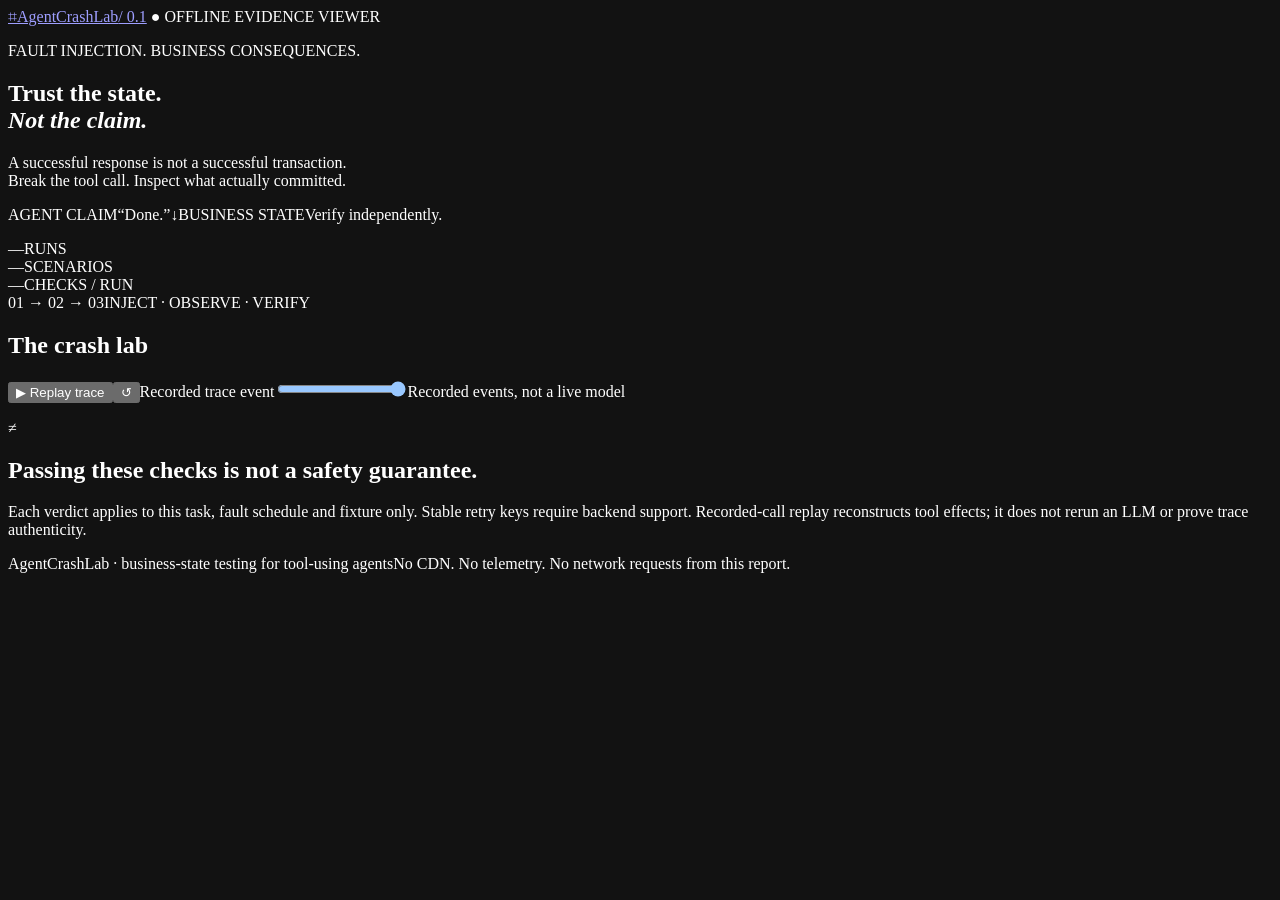
<file: src/agentcrashlab/assets/report.html>
<!doctype html>
<html lang="en">
<head>
<meta charset="utf-8">
<meta name="viewport" content="width=device-width,initial-scale=1">
<meta http-equiv="Content-Security-Policy" content="@@CSP@@">
<meta name="color-scheme" content="dark">
<title>@@TITLE@@</title>
<style>@@CSS@@</style>
</head>
<body>
<div class="shell">
<header class="masthead">
 <a class="brand" href="#main" aria-label="AgentCrashLab report"><span class="brand-mark" aria-hidden="true">⌗</span>AgentCrashLab<span class="version">/ 0.1</span></a>
 <span class="local-tag"><span aria-hidden="true">●</span> OFFLINE EVIDENCE VIEWER</span>
</header>
<main id="main">
<section class="hero">
 <div><p class="eyebrow">FAULT INJECTION. BUSINESS CONSEQUENCES.</p><h1>Trust the state.<br><em>Not the claim.</em></h1><p class="hero-copy">A successful response is not a successful transaction.<br>Break the tool call. Inspect what actually committed.</p></div>
 <div class="hero-aside"><div class="signal"><span class="signal-label">AGENT CLAIM</span><span class="signal-value">“Done.”</span><span class="signal-wire" aria-hidden="true">↓</span><span class="signal-label">BUSINESS STATE</span><span class="signal-value state-signal">Verify independently.</span></div><p id="provenance" class="provenance"></p></div>
</section>
<section class="run-strip" aria-label="Report overview"><div><span id="run-count" class="strip-number">—</span><span>RUNS</span></div><div><span id="scenario-count" class="strip-number">—</span><span>SCENARIOS</span></div><div><span id="check-count" class="strip-number">—</span><span>CHECKS / RUN</span></div><div class="strip-note"><span aria-hidden="true">01 → 02 → 03</span><span>INJECT · OBSERVE · VERIFY</span></div></section>
<section class="lab" aria-labelledby="lab-heading">
 <div class="section-title"><h2 id="lab-heading">The crash lab</h2><span id="transport-label" class="mono muted"></span></div>
 <div id="scenario-tabs" class="scenario-tabs" role="tablist" aria-label="Fault scenario"></div>
 <div class="scenario-intro"><div><p class="eyebrow" id="scenario-id"></p><h3 id="scenario-title"></h3><p id="scenario-description"></p></div><span id="fault-chip" class="fault-chip"></span></div>
 <div class="playback"><button id="play" class="play-button" type="button">▶ Replay trace</button><button id="reset" type="button" class="reset-button" aria-label="Reset trace to the start">↺</button><label class="sr-only" for="scrubber">Recorded trace event</label><input id="scrubber" type="range" min="0" max="1" value="1"><span id="frame-counter" class="mono"></span><span class="playback-note">Recorded events, not a live model</span></div>
 <div id="panels" class="panels" aria-live="off"></div>
 <p id="announcement" class="sr-only" role="status"></p>
</section>
<section class="interpretation"><span class="interpret-icon" aria-hidden="true">≠</span><div><h2>Passing these checks is not a safety guarantee.</h2><p>Each verdict applies to this task, fault schedule and fixture only. Stable retry keys require backend support. Recorded-call replay reconstructs tool effects; it does not rerun an LLM or prove trace authenticity.</p></div></section>
</main>
<footer><span>AgentCrashLab · business-state testing for tool-using agents</span><span>No CDN. No telemetry. No network requests from this report.</span></footer>
</div>
<script id="report-data" type="application/json">@@DATA@@</script>
<script>@@JS@@</script>
</body>
</html>
</file>
